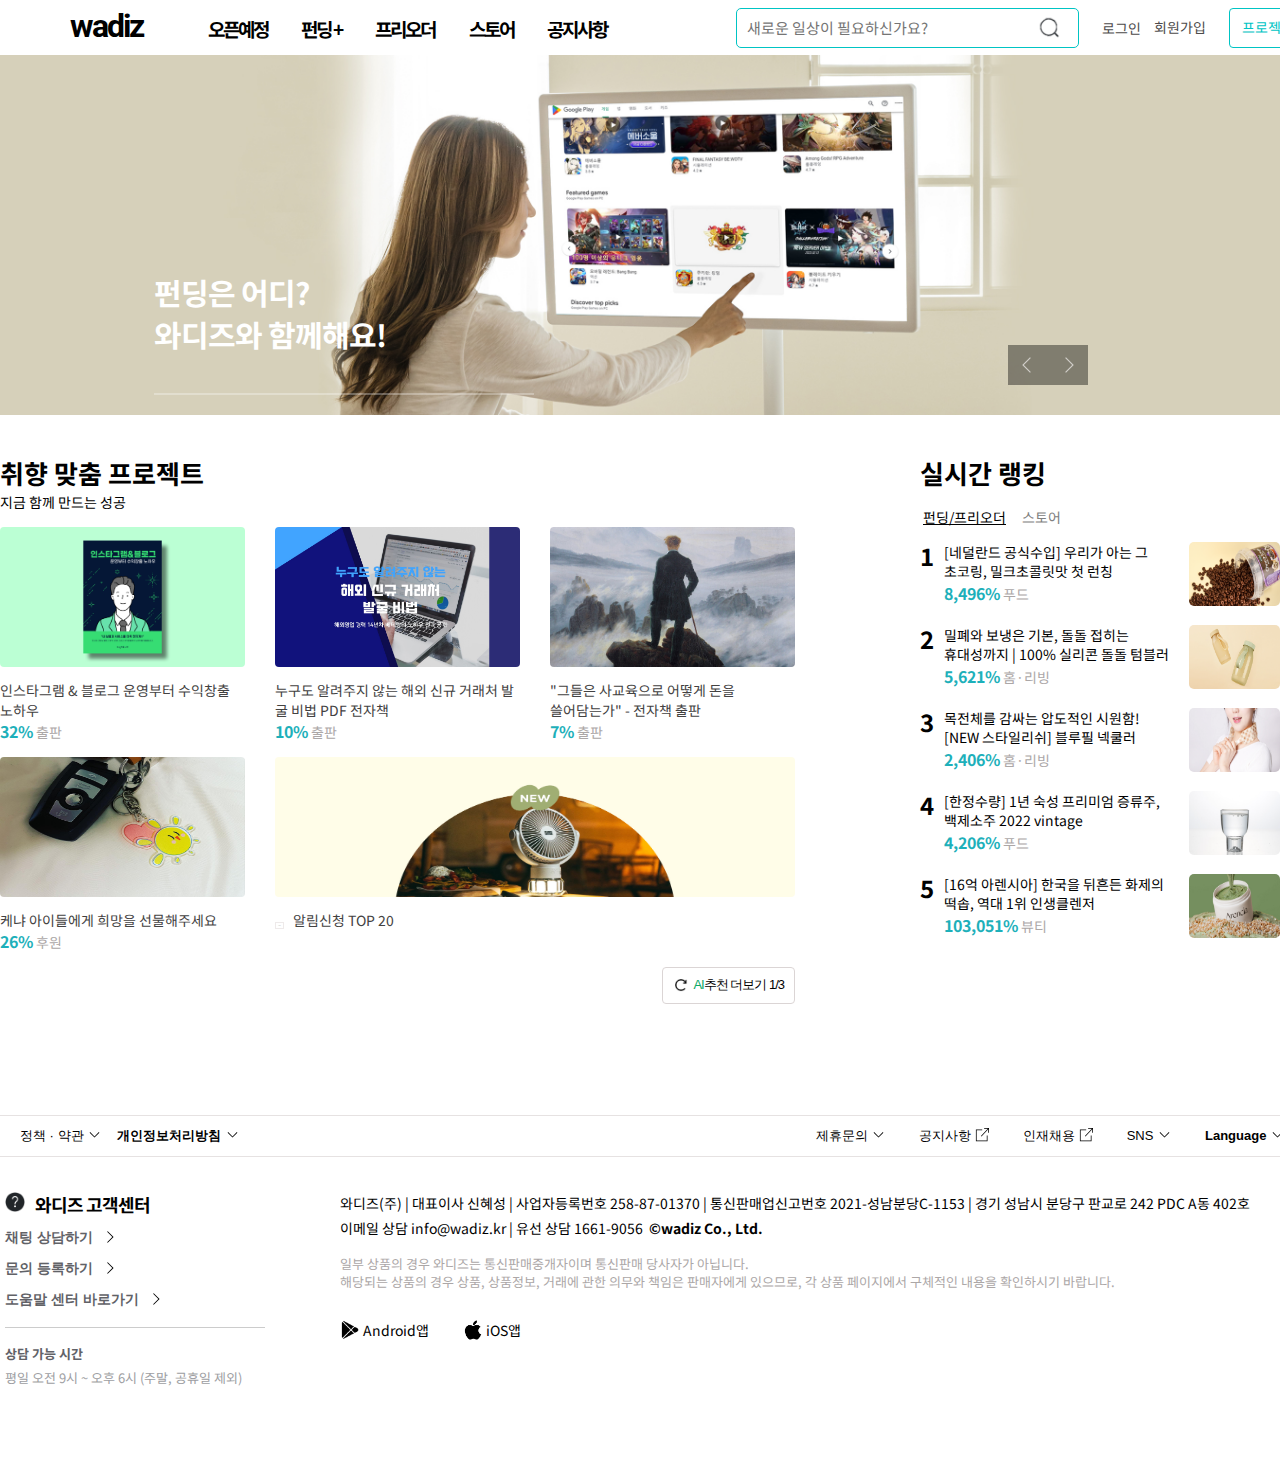
<file: Project_CloneCoding_Wadiz(Team-Github)/index.html>
<!DOCTYPE html>
<html lang="en">

<head>
    <meta charset="UTF-8">
    <meta http-equiv="X-UA-Compatible" content="IE=edge">
    <meta name="viewport" content="width=device-width, initial-scale=1.0">
    <link rel="stylesheet" href="index.css" type="text/css">
    <link rel="stylesheet" href="initial.css" type="text/css">
    <script src="https://code.jquery.com/jquery-3.6.4.min.js"
        integrity="sha256-oP6HI9z1XaZNBrJURtCoUT5SUnxFr8s3BzRl+cbzUq8=" crossorigin="anonymous"></script>
    <link
        href="https://fonts.googleapis.com/css2?family=Noto+Sans+KR:wght@100;300;400;500;700&family=Roboto:wght@100;300;400;500;700;900&display=swap"
        rel="stylesheet">
    <title>Document</title>
</head>
<header>
    <div class="header_logo">
        <a href="https://www.wadiz.kr/web/main">
            <h1>wadiz</h1>
        </a>
    </div>
    <div class="header_nav">
        <ul>
            <li><a href="sub.html">오픈예정</a></li>
            <li>펀딩 +</li>
            <li>프리오더</li>
            <li>스토어</li>
            <a href="notice.html"><li>공지사항</li></a>
        </ul>
    </div>
    <div class="header_util">
        <input type="search" placeholder="새로운 일상이 필요하신가요?">
        <a href="login.html"><button class="header_util_button1" >로그인</button></a>
        <button class="header_util_button1">회원가입</button>
        <button class="header_util_button2"> 프로젝트 만들기</button>
    </div>
</header>
<div style="overflow:hidden" class="slider_hidden">

    <section class="slider">
        <div class="img1">
            <img src="./image/banner_1.jpg" alt="">
            <p class="slider_text text1">펀딩은 어디?<br>와디즈와 함께해요!</p>
        </div>
        <div class="img2">
            <img src="./image/banner_2.jpeg" alt="">
            <p class="slider_text text2">예쁜 신발은<br>와디즈에서!</p>
        </div>
        <div class="img3">
            <img src="./image/banner_3.jpg" alt="">
            <p class="slider_text text3">5월은 가정의 달<br>부모님 선물도!</p>
        </div>
        <div class="img4">
            <img src="./image/banner_4.jpg" alt="">
            <p class="slider_text text4">스토어는 바로배송<br>신규 입점 상품 배송</p>
        </div>
        <div class="img5">
            <img src="./image/banner_5.png" alt="">
            <p class="slider_text text5">펀딩은 어디?<br>와디즈와 함께해요!</p>
        </div>
        <div class="img6">
            <img src="./image/banner_6.jpg" alt="">
            <p class="slider_text text6">먼저 사용해보세요<br>무료 사용단 이벤트</p>
        </div>
        <div class="img7">
            <img src="./image/banner_7.jpg" alt="">
            <p class="slider_text text7">기능성이 안맞으세요?<br>기초 율립으로 바꿔보세요</p>
        </div>
        <div class="img8">
            <img src="./image/banner_8.jpg" alt="">
            <p class="slider_text text8">지금 가장 인기 있는<br>BEST 프로젝트</p>
        </div>
    </section>

    <section class="slider_btn">
        <button class="for">
            <div class="slider_btn_div">
                <svg viewBox="0 0 40 40">
                    <path id="color" d="M12 20L25 7l1.4 1.4L14.8 20l11.6 11.6L25 33 12 20z"></path>
                </svg>
            </div>
        </button>

        <button class="back">
            <div class="slider_btn_div">
                <svg viewBox="0 0 40 40">
                    <path id='color' d="M28 20L15 33l-1.4-1.4L25.2 20 13.6 8.4 15 7l13 13z"></path>
                </svg>
            </div>
        </button>
    </section>

    <section class="bar">
        <div class="back-bar"></div>
        <div class="front-bar"></div>
    </section>



</div>
<main>
    <div class="main_left">
        <div>
            <h2 class="h2 main_h2">취향 맞춤 프로젝트</h2>
            <p class="p main_p">지금 함께 만드는 성공</p>
        </div>
        <div class="main_left_contents">
            <div class="main_left_contents_1">
                <div class="main_left_content">
                    <a href="./sub_Page.html"><img src="image/main_left_content1.png"></a>
                    <p class="main_left_content_p1">인스타그램 & 블로그 운영부터 수익창출 노하우</p>
                    <p class="main_left_content_p3"><span class="main_left_content_p2">32%</span> 출판</p>
                </div>
                <div class="main_left_content">
                    <img src="image/main_left_content2.jpg">
                    <p class="main_left_content_p1">누구도 알려주지 않는 해외 신규 거래처 발굴 비법 PDF 전자책</p>
                    <p class="main_left_content_p3"><span class="main_left_content_p2">10%</span> 출판</p>
                </div>
                <div class="main_left_content">
                    <img src="image/main_left_content3.jpg">
                    <p class="main_left_content_p1">"그들은 사교육으로 어떻게 돈을<br>쓸어담는가" - 전자책 출판</p>
                    <p class="main_left_content_p3"><span class="main_left_content_p2">7%</span> 출판</p>
                </div>
            </div>

            <div class="main_left_contents_1">
                <div class="main_left_content">
                    <img src="image/main_left_content4.jpeg">
                    <p class="main_left_content_p1">케냐 아이들에게 희망을 선물해주세요</p>
                    <p class="main_left_content_p3"><span class="main_left_content_p2">26%</span> 후원</p>
                </div>
                <div class="main_left_content2">
                    <img src="image/main_left_content5.jpg">
                    <p class="main_left_content_p1"><span>기획전</span>&nbsp&nbsp&nbsp알림신청 TOP 20</p>
                </div>
            </div>
        </div>
        <div class="main_left_recommend">
            <button><span style="color : rgb(12, 169, 101)">AI</span>추천 더보기 1/3</button>
        </div>
    </div>
    <div class="main_right">
        <div>
            <h2 class="h2 main_h2">실시간 랭킹</h2>
        </div>
        <div class="main_right_toggle">
            <button id="main_right_toggle_1">
                <p id='main_right_toggle_select_id1' class="main_right_toggle_select">펀딩/프리오더</p>
            </button>
            <button id="main_right_toggle_2">
                <p id='main_right_toggle_select_id2'>스토어</p>
            </button>
        </div>
        <div class="main_right_nav">

            <div class="toggle_main_right_nav_list">
                <div class="main_right_nav_list">
                    <h2>1</h2>
                    <p>[네덜란드 공식수입] 우리가 아는 그<br>초코링, 밀크초콜릿맛 첫 런칭<br><span class="main_left_content_p2">8,496%</span><span
                            class="main_left_content_p3"> 푸드</span></p>
                    <img src="image/main_right_nav_list1.png" alt="">
                </div>
                <div class="main_right_nav_list">
                    <h2>2</h2>
                    <p>밀폐와 보냉은 기본, 돌돌 접히는<br>휴대성까지 | 100% 실리콘 돌돌 텀블러<br><span
                            class="main_left_content_p2">5,621%</span><span class="main_left_content_p3"> 홈·리빙</span>
                    </p>
                    <img src="image/main_right_nav_list2.png" alt="">
                </div>
                <div class="main_right_nav_list">
                    <h2>3</h2>
                    <p>목전체를 감싸는 압도적인 시원함!<br>[NEW 스타일리쉬] 블루필 넥쿨러<br><span
                            class="main_left_content_p2">2,406%</span><span class="main_left_content_p3"> 홈·리빙</span>
                    </p>
                    <img src="image/main_right_nav_list3.jpg" alt="">
                </div>
                <div class="main_right_nav_list">
                    <h2>4</h2>
                    <p>[한정수량] 1년 숙성 프리미엄 증류주,<br>백제소주 2022 vintage<br><span
                            class="main_left_content_p2">4,206%</span><span class="main_left_content_p3"> 푸드</span></p>
                    <img src="image/main_right_nav_list4.png" alt="">
                </div>
                <div class="main_right_nav_list">
                    <h2>5</h2>
                    <p>[16억 아렌시아] 한국을 뒤흔든 화제의<br>떡솝, 역대 1위 인생클렌저<br><span
                            class="main_left_content_p2">103,051%</span><span class="main_left_content_p3"> 뷰티</span>
                    </p>
                    <img src="image/main_right_nav_list5.jpg" alt="">
                </div>
            </div>

            <div class="toggle_main_right_nav_list2 d_none">
                <div class="main_right_nav_list2">
                    <h2>1</h2>
                    <p>5개 동시 고속충전가능 쿨린MAX<br>50000mAh보조배터리<br><span class="main_left_content_p2">54,900</span><span
                            style="font-size:12px; font-weight : 500;">원</span> ⭐4.5
                        <span class="main_right_nav_list2_delivery">
                            무료배송
                        </span>
                        <span class="main_right_nav_list2_delivery">
                            <img src="image/car.png"> 와배송
                        </span>
                    </p>
                    <img src="image/main_right_nav2_list1.jpg" alt="">
                </div>
                <div class="main_right_nav_list2">
                    <h2>2</h2>
                    <p>착착착 붙이면 효과가 배가되는 메이드조이<br>5W 감전 살충기<br><span class="main_left_content_p2">39,000</span><span
                            style="font-size:12px; font-weight : 500;">원</span> ⭐5.0
                        <span class="main_right_nav_list2_delivery">
                            <img src="image/car.png"> 와배송
                        </span>
                    </p>
                    <img src="image/main_right_nav2_list2.jpg" alt="">
                </div>
                <div class="main_right_nav_list2">
                    <h2>3</h2>
                    <p>[벌써와배송]보존기간 3배 곰돌이 푸 캐릭<br>터와 만난 반찬통의 혁명 푸레시<br><span
                            class="main_left_content_p2">34,900</span><span
                            style="font-size:12px; font-weight : 500;">원</span> ⭐4.7
                        <span class="main_right_nav_list2_delivery">
                            무료배송
                        </span>
                        <span class="main_right_nav_list2_delivery">
                            <img src="image/car.png"> 와배송
                        </span>
                    </p>
                    <img src="image/main_right_nav2_list3.jpg" alt="">
                </div>
                <div class="main_right_nav_list2">
                    <h2>4</h2>
                    <p>[NUPHY] 누피 Halo75 기계식 키보드 블루<br>투스 무선 유선 헤일로<br><span
                            class="main_left_content_p2">219,000</span><span
                            style="font-size:12px; font-weight : 500;">원</span> ⭐4.5
                        <span class="main_right_nav_list2_delivery">
                            무료배송
                        </span>
                    </p>
                    <img src="image/main_right_nav2_list4.jpg" alt="">
                </div>
                <div class="main_right_nav_list2">
                    <h2>5</h2>
                    <p>[펠리칸 케이스] 프로들의 아이덴티티 1535<br>AIR DESERT TAN<br><span
                            class="main_left_content_p2">381,000</span><span
                            style="font-size:12px; font-weight : 500;">원</span> ⭐5.0
                        <span class="main_right_nav_list2_delivery">
                            무료배송
                        </span>
                    </p>
                    <img src="image/main_right_nav2_list5.jpg">
                </div>
            </div>
        </div>
    </div>
</main>

<footer>
    <div class="footer_hr">
        <div class="footer_hr_left">
            <ul>
                <li>정책 · 약관&nbsp<svg viewBox="0 0 40 40" class="rotate">
                        <path d="M28 20L15 33l-1.4-1.4L25.2 20 13.6 8.4 15 7l13 13z"></path>
                    </svg></li>
                <li><b>개인정보처리방침&nbsp</b><svg viewBox="0 0 40 40" class="rotate">
                        <path d="M28 20L15 33l-1.4-1.4L25.2 20 13.6 8.4 15 7l13 13z"></path>
                    </svg></li>
            </ul>
        </div>
        <div class="footer_hr_right">
            <ul>
                <li>제휴문의&nbsp<svg viewBox="0 0 40 40" class="rotate">
                        <path d="M28 20L15 33l-1.4-1.4L25.2 20 13.6 8.4 15 7l13 13z"></path>
                    </svg></li>
                <li>공지사항&nbsp<svg viewBox="0 0 40 40">
                        <path d="M31.42 35.84h-27V8.4h14.76v-2H2.42v31.44h31V22.55h-2v13.29z"></path>
                        <path d="M37.32 15.41l-.01-13-12.99.01v2l9.72-.01-18.19 19.42 1.46 1.37 18-19.22.01 9.43h2z">
                        </path>
                    </svg></li>
                <li>인재채용&nbsp<svg viewBox="0 0 40 40">
                        <path d="M31.42 35.84h-27V8.4h14.76v-2H2.42v31.44h31V22.55h-2v13.29z"></path>
                        <path d="M37.32 15.41l-.01-13-12.99.01v2l9.72-.01-18.19 19.42 1.46 1.37 18-19.22.01 9.43h2z">
                        </path>
                    </svg></li>
                <li>SNS&nbsp<svg viewBox="0 0 40 40" class="rotate">
                        <path d="M28 20L15 33l-1.4-1.4L25.2 20 13.6 8.4 15 7l13 13z"></path>
                    </svg></li>
                <li><b>Language</b>&nbsp<svg viewBox="0 0 40 40" class="rotate">
                        <path d="M28 20L15 33l-1.4-1.4L25.2 20 13.6 8.4 15 7l13 13z"></path>
                    </svg></li>
            </ul>
        </div>
    </div>
</footer>
<footer style="border:0px">
    <div class="footer_text">
        <div class="footer_text_left">
            <span class="what"></span>
            <p class='cs'>&nbsp&nbsp와디즈 고객센터</p>
            <ul>
                <li>채팅 상담하기&nbsp&nbsp<svg viewBox="0 0 40 40">
                        <path id='color' d="M28 20L15 33l-1.4-1.4L25.2 20 13.6 8.4 15 7l13 13z"></path>
                    </svg></li>
                <li>문의 등록하기&nbsp&nbsp<svg viewBox="0 0 40 40">
                        <path id='color' d="M28 20L15 33l-1.4-1.4L25.2 20 13.6 8.4 15 7l13 13z"></path>
                    </svg></li>
                <li>도움말 센터 바로가기&nbsp&nbsp<svg viewBox="0 0 40 40">
                        <path id='color' d="M28 20L15 33l-1.4-1.4L25.2 20 13.6 8.4 15 7l13 13z"></path>
                    </svg></li>
            </ul>
            <hr>
            <p>상담 가능 시간</p>
            <p>평일 오전 9시 ~ 오후 6시 (주말, 공휴일 제외)</p>
        </div>
        <div class="footer_text_right">
            <p>와디즈(주) | 대표이사 신혜성 | 사업자등록번호 258-87-01370 | 통신판매업신고번호 2021-성남분당C-1153 | 경기 성남시 분당구 판교로 242 PDC A동
                402호<br>이메일 상담 info@wadiz.kr | 유선 상담 1661-9056 &nbsp;<b>©wadiz Co., Ltd.</b></p>
            <p>
                일부 상품의 경우 와디즈는 통신판매중개자이며 통신판매 당사자가 아닙니다.<br>해당되는 상품의 경우 상품, 상품정보, 거래에 관한 의무와 책임은 판매자에게 있으므로, 각 상품 페이지에서
                구체적인 내용을 확인하시기 바랍니다.
            </p>
            <div>
                <div>
                    <p><img src="image/android.png"> Android앱</p>
                </div>
                <div>
                    <p><img src="image/apple.png"> iOS앱</p>
                </div>
            </div>
        </div>
    </div>
</footer>
<script src="index.js"></script>
</body>

</html>
</file>
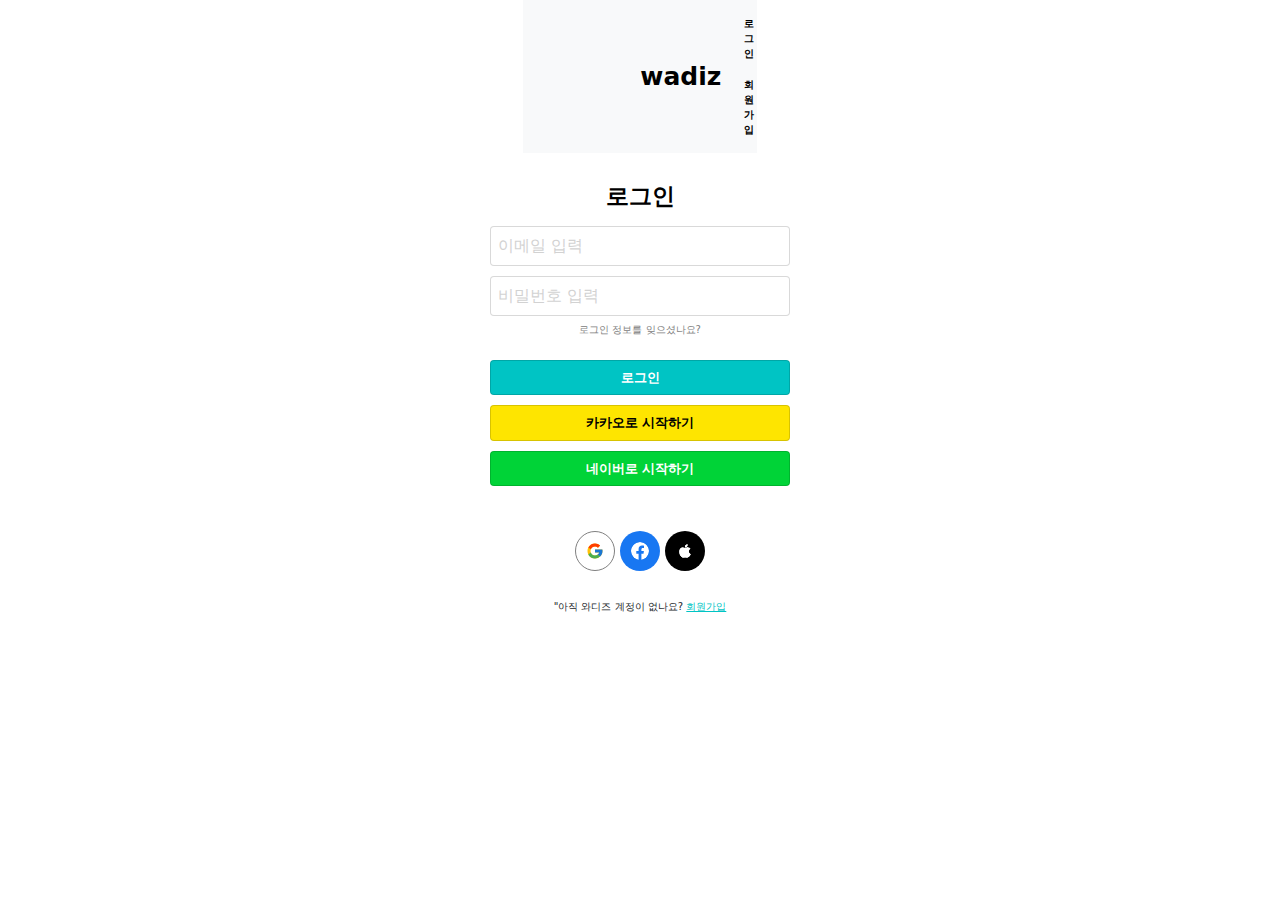
<file: Project_CloneCoding_Wadiz(Team-Github)/login.html>
<!DOCTYPE html>
<html lang="en">
<head>
  <meta charset="UTF-8">
  <meta http-equiv="X-UA-Compatible" content="IE=edge">
  <meta name="viewport" content="width=device-width, initial-scale=1.0">
  <link rel ="stylesheet" href="initial.css" type="text/css" >
  <link rel ="stylesheet" href="login.css" type="text/css" >
  <link href="https://cdn.jsdelivr.net/npm/bootstrap@5.2.3/dist/css/bootstrap.min.css" rel="stylesheet">
  <title>Document</title>


</head>

<body>
   
    <nav class="navbar navbar-expand-lg bg-light" style="font-size: 10px;" >
      <div class="container-md">
        <a class="navbar-brand" href="index.html"><strong>wadiz</strong></a>
      </div>   
      <ul class="nav justify-content-end" style="font-weight: bold;" >
        <li class="nav-item">
          <a class="nav-link active" style="color: black" aria-current="page" href="#">로그인</a>
        </li>
        <li class="nav-item">
          <a class="nav-link" style="color: black" href="#">회원가입</a>
        </li>
      </ul>
    </nav> 
   

      <div class="login-wrapper">
          <h3>로그인</h3>
          <form method="post" action="서버의url" id="login-form">
              <input type="text" name="userName" placeholder="이메일 입력" required>
              <input type="password" name="userPassword" placeholder="비밀번호 입력" required>
              <div style="text-align:right">
                <a class="c" href="https://www.wadiz.kr/web/waccount/find/pwd" style="font-size: 10px;">로그인 정보를 잊으셨나요?</a>
              </div>
                  
              <input type="submit" value="로그인">
              <input type="submit2" value="카카오로 시작하기">
              <input type="submit3" value="네이버로 시작하기">
              
              <div class="svgs">
                <svg class="svg1" xmlns="http://www.w3.org/2000/svg"  viewBox="0 0 48 48" width="48px" height="48px">
                  <path fill="#FFC107" d="M43.611,20.083H42V20H24v8h11.303c-1.649,4.657-6.08,8-11.303,8c-6.627,0-12-5.373-12-12c0-6.627,5.373-12,12-12c3.059,0,5.842,1.154,7.961,3.039l5.657-5.657C34.046,6.053,29.268,4,24,4C12.955,4,4,12.955,4,24c0,11.045,8.955,20,20,20c11.045,0,20-8.955,20-20C44,22.659,43.862,21.35,43.611,20.083z"/><path fill="#FF3D00" d="M6.306,14.691l6.571,4.819C14.655,15.108,18.961,12,24,12c3.059,0,5.842,1.154,7.961,3.039l5.657-5.657C34.046,6.053,29.268,4,24,4C16.318,4,9.656,8.337,6.306,14.691z"/><path fill="#4CAF50" d="M24,44c5.166,0,9.86-1.977,13.409-5.192l-6.19-5.238C29.211,35.091,26.715,36,24,36c-5.202,0-9.619-3.317-11.283-7.946l-6.522,5.025C9.505,39.556,16.227,44,24,44z"/><path fill="#1976D2" d="M43.611,20.083H42V20H24v8h11.303c-0.792,2.237-2.231,4.166-4.087,5.571c0.001-0.001,0.002-0.001,0.003-0.002l6.19,5.238C36.971,39.205,44,34,44,24C44,22.659,43.862,21.35,43.611,20.083z"/>
                </svg>
                <svg class="svg2"xmlns="http://www.w3.org/2000/svg" width="16" height="16" fill="currentColor" class="bi bi-facebook" viewBox="0 0 16 16">
                  <path d="M16 8.049c0-4.446-3.582-8.05-8-8.05C3.58 0-.002 3.603-.002 8.05c0 4.017 2.926 7.347 6.75 7.951v-5.625h-2.03V8.05H6.75V6.275c0-2.017 1.195-3.131 3.022-3.131.876 0 1.791.157 1.791.157v1.98h-1.009c-.993 0-1.303.621-1.303 1.258v1.51h2.218l-.354 2.326H9.25V16c3.824-.604 6.75-3.934 6.75-7.951z"/>
                </svg>
                <svg class="svg3" xmlns="http://www.w3.org/2000/svg" width="16" height="16" fill="currentColor" class="bi bi-apple" viewBox="0 0 16 16">
                  <path d="M11.182.008C11.148-.03 9.923.023 8.857 1.18c-1.066 1.156-.902 2.482-.878 2.516.024.034 1.52.087 2.475-1.258.955-1.345.762-2.391.728-2.43Zm3.314 11.733c-.048-.096-2.325-1.234-2.113-3.422.212-2.189 1.675-2.789 1.698-2.854.023-.065-.597-.79-1.254-1.157a3.692 3.692 0 0 0-1.563-.434c-.108-.003-.483-.095-1.254.116-.508.139-1.653.589-1.968.607-.316.018-1.256-.522-2.267-.665-.647-.125-1.333.131-1.824.328-.49.196-1.422.754-2.074 2.237-.652 1.482-.311 3.83-.067 4.56.244.729.625 1.924 1.273 2.796.576.984 1.34 1.667 1.659 1.899.319.232 1.219.386 1.843.067.502-.308 1.408-.485 1.766-.472.357.013 1.061.154 1.782.539.571.197 1.111.115 1.652-.105.541-.221 1.324-1.059 2.238-2.758.347-.79.505-1.217.473-1.282Z"/>
                  <path d="M11.182.008C11.148-.03 9.923.023 8.857 1.18c-1.066 1.156-.902 2.482-.878 2.516.024.034 1.52.087 2.475-1.258.955-1.345.762-2.391.728-2.43Zm3.314 11.733c-.048-.096-2.325-1.234-2.113-3.422.212-2.189 1.675-2.789 1.698-2.854.023-.065-.597-.79-1.254-1.157a3.692 3.692 0 0 0-1.563-.434c-.108-.003-.483-.095-1.254.116-.508.139-1.653.589-1.968.607-.316.018-1.256-.522-2.267-.665-.647-.125-1.333.131-1.824.328-.49.196-1.422.754-2.074 2.237-.652 1.482-.311 3.83-.067 4.56.244.729.625 1.924 1.273 2.796.576.984 1.34 1.667 1.659 1.899.319.232 1.219.386 1.843.067.502-.308 1.408-.485 1.766-.472.357.013 1.061.154 1.782.539.571.197 1.111.115 1.652-.105.541-.221 1.324-1.059 2.238-2.758.347-.79.505-1.217.473-1.282Z"/>
                </svg>
              </div>
             
              <br></br>
              <p style="text-align:center">"아직 와디즈 계정이 없나요? <a href="https://www.wadiz.kr/web/waccount/wAccountRegistIntro?returnURL=https%3A%2F%2Fwww.wadiz.kr%2Fweb%2Fmain" style="color: #00c4c4;">회원가입</a></p>
              
          </form>
      </div>
    </div>
  
    <script src="https://cdn.jsdelivr.net/npm/bootstrap@5.2.3/dist/js/bootstrap.bundle.min.js"></script>
</body>
  
</body>
</html>
</file>
<file: Project_CloneCoding_Wadiz(Team-Github)/index.css>
header {
    width : 1440px;
    height : 55px;
    margin : 0 auto;
    display : flex;
    justify-content: flex-start;
    font-family: 'Noto Sans KR', 'Roboto';
    letter-spacing: -2px;
}

h2 {
    font-family: Noto Sans KR;
}

p {
    font-family: Noto Sans KR;
}

.d_none {
    display : none;
}

.header_logo {
    width : 85px;
    height : 100%;
    font-family: 'Roboto';
    margin-left : 70px;
    line-height: 10px;
}

.header_nav {
    width : 465px;
    height : 100%;
    margin-left : 20px;
}

.header_nav ul {
    display : flex;
    justify-content: space-evenly;
    padding : 0px;
}

.header_nav li {
    list-style-type: none;
    font-size : 19px;
    font-weight: 700;
}

.header_util {
    width : 615px;
    height : 100%;
    margin-left : auto;
    margin-right: 90px;
    display : flex;
    justify-content: space-evenly;
    align-items: center;;
}

.header_util input {
    width : 343px;
    height : 40px;
    margin-right : 15px;
    border : 1px solid #00c4c4;
    border-radius: 5px;
    padding-right : 50px;
    background-image: url("./image/search.png");
    background-repeat: no-repeat;
    background-size: 26px;
    background-position: 300px;
    padding : 10px;
    font-size : 15px;
}

.header_util_button1 {
    height : 100%;
    background-color: transparent;
    border : 0px;
    font-size : 14px;
    color : rgb(77, 75, 75);
}

.header_util_button2 {
    width : 120px;
    height : 40px;
    border-radius: 4px;
    border : 1px solid #00c4c4;
    color : #00c4c4;
    font-size : 14px;
    background-color: transparent;
    margin-left : 15px;
}

.header_util_button2:hover {
    background-color: #d3ecec;
    transition-duration: 0.5s;
}

.slider_hidden {
    position : relative;
    overflow: hidden;
    width : 100%;
}

.slider {
    width : 800vw;
    height : 40vh;
    transition: transform 0.5s;
}

.slider div {
    width : 100vw;
    float : left;
}

.slider img {
    width : 100vw;
    height : 40vh;
    object-fit: cover;
}


.slider_btn {
    width : 80px;
    height : 40px;
    border : 0px;
    display : flex;
    justify-content: center;
    align-items: center;
    position : absolute;
    right : 15vw;
    bottom : 30px;
    background-color: rgba(0, 0, 0, 0.4);
}

.slider_btn_div {
    width : 40px;
    height : 40px;
    display : flex;
    justify-content: center;
    align-items: center;
}

.slider_btn button {
    border : 0px;
    background-color: transparent;
    fill : rgba(250, 247, 247, 0.654);
}

.slider_btn #color {
    margin-right : 30px;
    width : 24px;
    height : 24px;
}

button:hover #color {
    fill : white;
}

.slider_btn svg {
    display : flex;
    justify-content: center;
    align-items: center;
    width : 24px;
    height : 24px;
}

.slider_btn button:first-child svg {
    margin-left : 10px
}

.slider_btn button:last-child svg {
    margin-right : 10px;
}
.slider_btn .bar {
    width : 380px;
    height : 2px;
    position : relative;
}

.slider_hidden .back-bar {
    width : 380px;
    height : 2px;
    position: absolute;
    left : 12vw;
    bottom : 20px;
    background-color: rgba(255, 255, 255, 0.3);
    z-index : 1;
}

.slider_hidden .front-bar {
    width : 0px;
    height : 2px;
    position : absolute;
    left : 12vw;
    bottom : 20px;
    background-color: white;;
    z-index : 2;
}

.slider_text{
    display : inline-block;
    color : white;
    font-size : 30px;
    font-weight: bold;
    letter-spacing: -1px;
    position: absolute;
    z-index: 3;
    left : 12vw;
    bottom : 30px;
}

.text1 {
    left : 12vw;
}
.text2 {
    left : 112vw;
}
.text3 {
    left : 212vw;
}
.text4 {
    left : 312vw;
}
.text5 {
    left : 412vw;
}
.text6 {
    left : 512vw;
}
.text7 {
    left : 612vw;

}.text8 {
    left : 712vw;
}

main {
    width : 1280px;
    height : 700px;
    display : flex;
    justify-content: flex-start;
    margin : 0 auto;
}

main .main_left {
    width : 795px;
    height : 700px;
    padding-right : 100px;
}

main .main_right {
    width : 360px;
    height : 700px;
    margin-left : auto;
}


main .main_h2 {
    font-size : 26px;
    margin-top : 40px;
    margin-bottom: 0px;
}

main .main_p {
    font-size : 14px;
    margin-top : 2px;
}

.main_left_contents {
    width : 795px;
}

.main_left_contents_1 {
    display : flex;
    justify-content: space-between;
}

.main_left_content {
    width : 245px;
}

.main_left_content img {
    width  : 245px;
    height : 140px;
    border-radius: 4px;
}

.main_left_content_p1 {
    font-size : 14px;
    margin-bottom : 0px;
    color : rgb(67, 66, 66);
}

.main_left_content_p2 {
    font-size : 16px;
    font-weight: bold;
    color : rgb(29, 176, 186)
}

.main_left_content_p3 {
    font-size : 14px;
    font-weight: 200px;
    margin-top : 0px;
    color :rgb(172, 167, 167)
}

.main_left_content2 img {
    width : 520px;
    height : 140px;
    border-radius : 4px;
}

.main_left_content2 span {
    font-size : 1px;
    color : grey;
    border : 1px solid rgb(238, 234, 234);
    padding : 2px;
}

.main_left_recommend {
    width : 795px;
    height : 37px;
    display : flex;
    justify-content: flex-end;
}

.main_left_recommend button {
    font-size : 13px;
    background-color: transparent;
    padding-left : 30px;
    padding-right : 10px;
    border: 1px solid rgb(219, 213, 213);
    border-radius: 4px;
    background-image: url("image/main_left_recommend.png");
    background-repeat: no-repeat;
    background-size : 14px;
    background-position: 11px;;
    font-weight: 500;
    letter-spacing: -1px;
}

.main_left_recommend button:hover {
    background-color: rgb(239, 237, 237);
    animation-duration: 0.5s;
    transition-duration: 0.5s;
}
.main_right_toggle {
    margin-left : -3px;
    margin-top : 15px;
    margin-bottom : 8px;
}

.main_right_toggle button {
    border : 0px;
    background-color: transparent;
}

.main_right_toggle_select {
    color : black !important;
    text-decoration: underline;
}

.main_right_toggle p{
    display : inline;
    color : grey;
    font-size : 14px;
}

.main_right_nav_list {
    width : 360px;
    height : 83px;
    display : flex;
    justify-content: flex-start;
    align-items: flex-start;
}

.main_right_nav_list h2 {
    margin-top : 0px;
}
.main_right_nav_list p {
    margin-top : 4px;
    margin-left : 10px;
    font-size : 14px;
}
.main_right_nav_list img {
    width : 91px;
    height : 64px;
    border-radius: 5px;
    margin-left : auto;
    margin-top : 3px;
}


.main_right_nav_list2 {
    width : 360px;
    height : 83px;
    display : flex;
    justify-content: flex-start;
    align-items: flex-start;
}

.main_right_nav_list2 h2 {
    margin-top : 0px;
}
.main_right_nav_list2 p {
    margin-top : 4px;
    margin-left : 10px;
    font-size : 14px;
}
.main_right_nav_list2 img {
    width : 64px;
    height : 64px;
    border-radius: 5px;
    margin-left : auto;
    margin-top : 3px;
}

.main_right_nav_list2_delivery {
    font-size : 7px;
    background-color: #e9ecec;
    padding : 2px;
    border-radius: 3px;;
    margin-left : 5px;
}

.main_right_nav_list2_delivery img {
    width : 14px;
    height : 12px;
    margin-bottom: 5px;
    border-radius: 0px;
    margin-left : 3px;
}

footer {
    width : 100%;
    border-top : 1px solid rgb(230, 226, 226);
    border-bottom: 1px solid rgb(230, 226, 226);
    padding : 5px;
}

footer .footer_hr {
    width : 1280px;
    height : 30px;
    margin : 0 auto;
    display : flex;
    justify-content: flex-start;
}


.footer_hr_left ul {
    display : flex;
    justify-content: center;
    list-style-type: none;
    margin : 0px;
    padding : 0px;
    line-height: 30px;
}

.footer_hr_left ul li {
    margin-left : 15px;
    font-size : 13px;
}

.footer_hr .footer_hr_right {
    margin-left : auto;
}

.footer_hr_right ul {
    display : flex;
    list-style-type: none;
    margin : 0px;
    margin : 0px;
    line-height: 30px;
}

.footer_hr_right ul li {
    margin-left : 33px;
    font-size : 13px;
}

.footer_hr .rotate {
    rotate: 90deg;
}

.footer_hr svg {
    width : 15px;
    margin-bottom: 5px;
}

.footer_text {
    width : 1280px;
    height : 300px;
    margin: 0 auto;
    display : flex;
}

.footer_text_left {
    width : 260px;
}

.footer_text_left .cs {
    font-size : 18px;
    font-weight: bold;
    letter-spacing: -1px;
    display : inline-block
}

.footer_text_left .what {
    display : inline-block;
    width : 20px;
    height : 20px;
    background: url('[data-uri]');
    background-size: 100%;
    background-repeat: no-repeat;
}

.footer_text_left p {
    margin : 30px 0px 0px 0px;
}

.footer_text_left ul {
    display : flex;
    flex-direction: column;
    margin : 0px;
    padding : 0px;
}

.footer_text_left li {
    list-style-type: none;
    margin-top : 10px;
    font-size : 14px;
    font-weight: 600;
    color :rgb(97, 98, 103)
}

.footer_text_left svg {
    width : 18px;
    height : 18px;
    margin-bottom: 3px;;
}

.footer_text_left p:nth-child(5) {
    font-size : 13px;
    font-weight: bold;
    color :rgb(97, 98, 103);
    margin : 0px;
}

.footer_text_left p:nth-child(6) {
    font-size : 13px;
    color : rgb(157, 158, 162);
    margin : 5px 0 0 0;
}

.footer_text_right {
    padding : 15px 0 0 75px;
}

.footer_text_right div {
    display : inline-block;
}

.footer_text_right div:nth-child(2) {
    margin-left : 30px;
}

.footer_text_right p:nth-child(1) {
    font-size : 14px;
    line-height: 25px;
}

.footer_text_right p:nth-child(2) {
    font-size : 13px;
    color :rgb(172, 167, 167)
}

.footer_text_right img {
    width : 20px;
    height : 20px;
    margin-bottom: 5px;;
}
</file>
<file: Project_CloneCoding_Wadiz(Team-Github)/login.css>
.login-wrapper {
  text-align: center;
  height: 350px;
  box-sizing: border-box;
  width: 300px;
  margin-left: 540px;
  display: block;
  max-width: 100%; 
  margin: 0 auto; 
}
*{
  padding: 0;
  margin: 0;
  border: none;
  justify-items: center;
}



body{
  font-size: 14px;
  font-family: 'Roboto', sans-serif;
}


.login-wrapper > h3{
  font-size: 23px;
  color: black;
  margin-bottom: 5px;
  margin-top: 30px;
  text-align: left;
  font-weight: bold;
}

#login-form > input{
  transition-property: border-color, height, padding-right, color;
  transition-duration: 0.2s, 0s;
  outline: none;
  border: 1px solid rgba(0, 0, 0, 0.15);
  border-radius: 4px;
  background: #fff;
  padding: 7px;
  width: 100%;
  vertical-align: middle;
  color: rgba(0, 0, 0, 0.84);
  margin-top: 10px;
}
#login-form > input::placeholder{
  color: #D2D2D2;
}

#login-form > input[type="submit"]{
  color: #fff;
  font-size: 13px;
  background-color: #00c4c4;
  margin-top: 20px;
  font-weight: bold;
}

#login-form > input[type="submit2"]{
  color: #fff;
  font-size: 13px;
  background-color: #fee500;;
  margin-top: 10px;
  text-align: center;
  color:black;
  font-weight: bold;
}
#login-form > input[type="submit3"]{
  color: #fff;
  font-size: 13px;
  background-color:#00d337;
  margin-top: 10px;
  text-align: center;
  font-weight: bold;
}

.c{
  text-decoration: none !important;
  color: gray;
}

.svgs{
  position: relative;
  margin-top: 45px;
}

.svg1{
  background-color: white;
    width: 40px;
    height: 40px;
    padding: 10px;
    border-radius: 20px;
    border: solid 1px;
    color: gray;
}

.svg2{
  background-color: #1877f2;
    width: 40px;
    height: 40px;
    padding: 11px;
    border-radius: 20px;
    color: white;
}

.svg3{
  background-color: black;
    width: 40px;
    height: 40px;
    padding: 13px;
    border-radius: 20px;
    color: white;
}

p{
  font-size: 10px;
  margin-top: -20px !important;
}

.container-md {
  margin-left: 45% !important;
  width: 100px !important;
  height: 10px;
}

.navbar-brand {
  font-size: 25px !important;
}

.nav justify-content-end{
  font-size: 20px;
  font-weight: bold;
}
</file>
<file: Project_CloneCoding_Wadiz(Team-Github)/initial.css>
/*
 * ----------------------
 * INITIALIZE
 * ----------------------
 */

/*!
 * Initialize.css (v1.3.1) is a complete and customizable collection of CSS best practices based on Normalize.css and HTML5 Boilerplate.
 * http://jeroenoomsnl.github.io/initialize-css
 *
 * HTML5 Boilerplate: https://github.com/h5bp/html5-boilerplate
 * Normalize.css: http://github.com/necolas/normalize.css
 */
/* ==========================================================================
   General
   ========================================================================== */
/**
 * 1. Set default font family to $initialize-font-family (default: sans-serif)
 * 2. Prevent iOS and IE text size adjust after device orientation change,
 *    without disabling user zoom
 * 3. Configurable defaults
 */
 html {
    -moz-box-sizing: border-box;
         box-sizing: border-box;
    font-family: sans-serif;
    /* 1 */
    line-height: 1.4;
    /* 3 */
    font-size: 1em;
    /* 3 */
    -ms-text-size-adjust: 100%;
    /* 2 */
    -webkit-text-size-adjust: 100%;
    /* 2 */
  }
  
  /*
   * Remove default margin
   */
  body {
    margin: 0;
  }
  
  /*
   * Inheriting box-sizing
   * https://css-tricks.com/inheriting-box-sizing-probably-slightly-better-best-practice/
   */
  *, *:before, *:after {
    -moz-box-sizing: inherit;
         box-sizing: inherit;
  }
  
  /* ==========================================================================
     HTML5 display defenitions
     ========================================================================== */
  /*
   * Correct `block` display not defined for any HTML5 element in IE 8/9.
   * Correct `block` display not defined for `details` or `summary` in IE 10/11
   * and Firefox.
   * Correct `block` display not defined for `main` in IE 11.
   */
  details,
  summary {
    display: block;
  }
  
  /*
   * 1. Correct `inline-block` display not defined in IE 8/9.
   * 2. Normalize vertical alignment of `progress` in Chrome, Firefox, and Opera.
   */
  audio,
  canvas,
  progress,
  video {
    vertical-align: baseline;
    /* 2 */
  }
  
  /*
   * Prevent modern browsers from displaying `audio` without controls.
   * Remove excess height in iOS 5 devices.
   */
  audio:not([controls]) {
    display: none;
    height: 0;
  }
  
  /*
   * Address `[hidden]` styling not present in IE 8/9/10.
   * Hide the `template` element in IE 8/9/10/11, Safari, and Firefox < 22.
   */
  [hidden],
  template {
    display: none;
  }
  
  /* ==========================================================================
     Links
     ========================================================================== */
  /*
   * Remove the gray background color from active links in IE 10.
   */
  /*
   * Improve readability of focused elements when they are also in an
   * active/hover state.
   */
  a:active,
  a:hover {
    outline: 0;
  }
  
  /* ==========================================================================
     Text-level semantics
     ========================================================================== */
  /*
   * Address inconsistent styling of `abbr[title]`.
   * 1. Correct styling in Firefox 39 and Opera 12.
   * 2. Correct missing styling in Chrome, Edge, IE, Opera, and Safari.
   */
  abbr[title] {
    border-bottom: none;
    /* 1 */
    text-decoration: underline;
    /* 2 */
    text-decoration: underline dotted;
    /* 2 */
  }
  
  /*
   * Address inconsistent styling of b and strong.
   * 1. Correct duplicate application of `bolder` in Safari 6.0.2.
   * 2. Correct style set to `bold` in Edge 12+, Safari 6.2+, and Chrome 18+.
   */
  b,
  strong {
    font-weight: inherit;
    /* 1 */
  }
  
  b,
  strong {
    font-weight: bolder;
    /* 2 */
  }
  
  /*
   * Address styling not present in Safari and Chrome.
   */
  dfn {
    font-style: italic;
  }
  
  /*
   * Address variable `h1` font-size and margin within `section` and `article`
   * contexts in Firefox 4+, Safari, and Chrome.
   */
  h1 {
    font-size: 2em;
    margin: 0.67em 0;
  }
  
  /*
   * Address inconsistent and variable font size in all browsers.
   */
  small {
    font-size: 80%;
  }
  
  /*
   * Prevent `sub` and `sup` affecting `line-height` in all browsers.
   */
  sub,
  sup {
    font-size: 75%;
    line-height: 0;
    position: relative;
    vertical-align: baseline;
  }
  
  sup {
    top: -0.5em;
  }
  
  sub {
    bottom: -0.25em;
  }
  
  /* ==========================================================================
     Embedded content
     ========================================================================== */
  /*
   * Correct overflow not hidden in IE 9/10/11.
   */
  svg:not(:root) {
    overflow: hidden;
  }
  
  /* ==========================================================================
     Grouping content
     ========================================================================== */
  /*
   * Address margin not present in IE 8/9 and Safari.
   */
  figure {
    margin: 1em 40px;
  }
  
  /*
   * Address inconsistent styling of `hr`.
   * 1. Correct `box-sizing` set to `border-box` in Firefox.
   * 2. Correct `overflow` set to `hidden` in IE 8/9/10/11 and Edge 12.
   */
  hr {
    -moz-box-sizing: content-box;
         box-sizing: content-box;
    /* 1 */
    height: 0;
    /* 1 */
    overflow: visible;
    /* 2 */
  }
  
  /*
   * Contain overflow in all browsers.
   */
  pre {
    overflow: auto;
  }
  
  /*
   * 1. Correct inheritance and scaling of font-size for preformatted text.
   * 2. Address odd `em`-unit font size rendering in all browsers.
   */
  code,
  kbd,
  pre,
  samp {
    font-family: monospace, monospace;
    /* 1 */
    font-size: 1em;
    /* 2 */
  }
  
  /* ==========================================================================
     Forms
     ========================================================================== */
  /*
   * Known limitation: by default, Chrome and Safari on OS X allow very limited
   * styling of `select`, unless a `border` property is set.
   */
  /*
   * 1. Correct font properties not being inherited.
   * 2. Address margins set differently in Firefox 4+, Safari, and Chrome.
   */
  button,
  input,
  optgroup,
  select,
  textarea {
    font: inherit;
    /* 1 */
    margin: 0;
    /* 2 */
  }
  
  /*
   * Address `overflow` set to `hidden` in IE 8/9/10/11.
   */
  button {
    overflow: visible;
  }
  
  /*
   * Address inconsistent `text-transform` inheritance for `button` and `select`.
   * All other form control elements do not inherit `text-transform` values.
   * Correct `button` style inheritance in Firefox, IE 8/9/10/11, and Opera.
   * Correct `select` style inheritance in Firefox.
   */
  button,
  select {
    text-transform: none;
  }
  
  /*
   * 1. Avoid the WebKit bug in Android 4.0.* where (2) destroys native `audio`
   *    and `video` controls.
   * 2. Correct inability to style clickable `input` types in iOS.
   * 3. Improve usability and consistency of cursor style between image-type
   *    `input` and others.
   */
  button,
  html input[type="button"],
  input[type="reset"],
  input[type="submit"] {
    -webkit-appearance: button;
    /* 2 */
    cursor: pointer;
    /* 3 */
  }
  
  /*
   * Re-set default cursor for disabled elements.
   */
  button[disabled],
  html input[disabled] {
    cursor: default;
  }
  
  /*
   * Remove inner padding and border in Firefox 4+.
   */
  button::-moz-focus-inner,
  input::-moz-focus-inner {
    border: 0;
    padding: 0;
  }
  
  /*
   * Restore focus style in Firefox 4+ (unset by a rule above)
   */
  button:-moz-focusring,
  input:-moz-focusring {
    outline: 1px dotted ButtonText;
  }
  
  /*
   * Address Firefox 4+ setting `line-height` on `input` using `!important` in
   * the UA stylesheet.
   */
  input {
    line-height: normal;
  }
  
  /*
   * Fix the cursor style for Chrome's increment/decrement buttons. For certain
   * `font-size` values of the `input`, it causes the cursor style of the
   * decrement button to change from `default` to `text`.
   */
  input[type="number"]::-webkit-inner-spin-button,
  input[type="number"]::-webkit-outer-spin-button {
    height: auto;
  }
  
  /*
   * Address `appearance` set to `searchfield` in Safari and Chrome.
   */
  input[type="search"] {
    -webkit-appearance: textfield;
  }
  
  /*
   * Remove inner padding and search cancel button in Safari and Chrome on OS X.
   * Safari (but not Chrome) clips the cancel button when the search input has
   * padding (and `textfield` appearance).
   */
  input[type="search"]::-webkit-search-cancel-button,
  input[type="search"]::-webkit-search-decoration {
    -webkit-appearance: none;
  }
  
  /*
   * Define consistent border, margin, and padding.
   */
  fieldset {
    border: 1px solid #c0c0c0;
    margin: 0 2px;
    padding: 0.35em 0.625em 0.75em;
  }
  
  /*
   * 1. Correct `color` not being inherited in IE 8/9/10/11.
   * 2. Remove padding so people aren't caught out if they zero out fieldsets.
   */
  legend {
    border: 0;
    /* 1 */
    padding: 0;
    /* 2 */
  }
  
  /*
   * Remove default vertical scrollbar in IE 8/9/10/11.
   */
  textarea {
    overflow: auto;
  }
  
  /*
   * Restore font weight (unset by a rule above).
   * NOTE: the default cannot safely be changed in Chrome and Safari on OS X.
   */
  optgroup {
    font-weight: bold;
  }
  
  /* ==========================================================================
     HTML5 Boilerplate optimizations 
     ========================================================================== */
  /*
   * Remove text-shadow in selection highlight:
   * https://twitter.com/miketaylr/status/12228805301
   *
   * These selection rule sets have to be separate.
   * Customize the background color to match your design.
   */
  ::-moz-selection {
    background: #b3d4fc;
    text-shadow: none;
  }
  ::selection {
    background: #b3d4fc;
    text-shadow: none;
  }
  
  /*
   * A better looking default horizontal rule
   */
  hr {
    display: block;
    height: 1px;
    border: 0;
    border-top: 1px solid #ccc;
    margin: 1em 0;
    padding: 0;
  }
  
  /*
   * Remove the gap between audio, canvas, iframes,
   * images, videos and the bottom of their containers:
   * https://github.com/h5bp/html5-boilerplate/issues/440
   */
  audio,
  canvas,
  iframe,
  img,
  svg,
  video {
    vertical-align: middle;
  }
  
  /*
   * Remove default fieldset styles.
   */
  fieldset {
    border: 0;
    margin: 0;
    padding: 0;
  }
  
  /*
   * Allow only vertical resizing of textareas.
   */
  textarea {
    resize: vertical;
  }
  
  /* ==========================================================================
     Optional configurations
     ========================================================================== */
  /*
   * Headings
   */
  /*
   * Block elements
   */
  /* ==========================================================================
     Print styles
     ========================================================================== */

     a {
      text-decoration: none;
      color : black
     }
</file>
